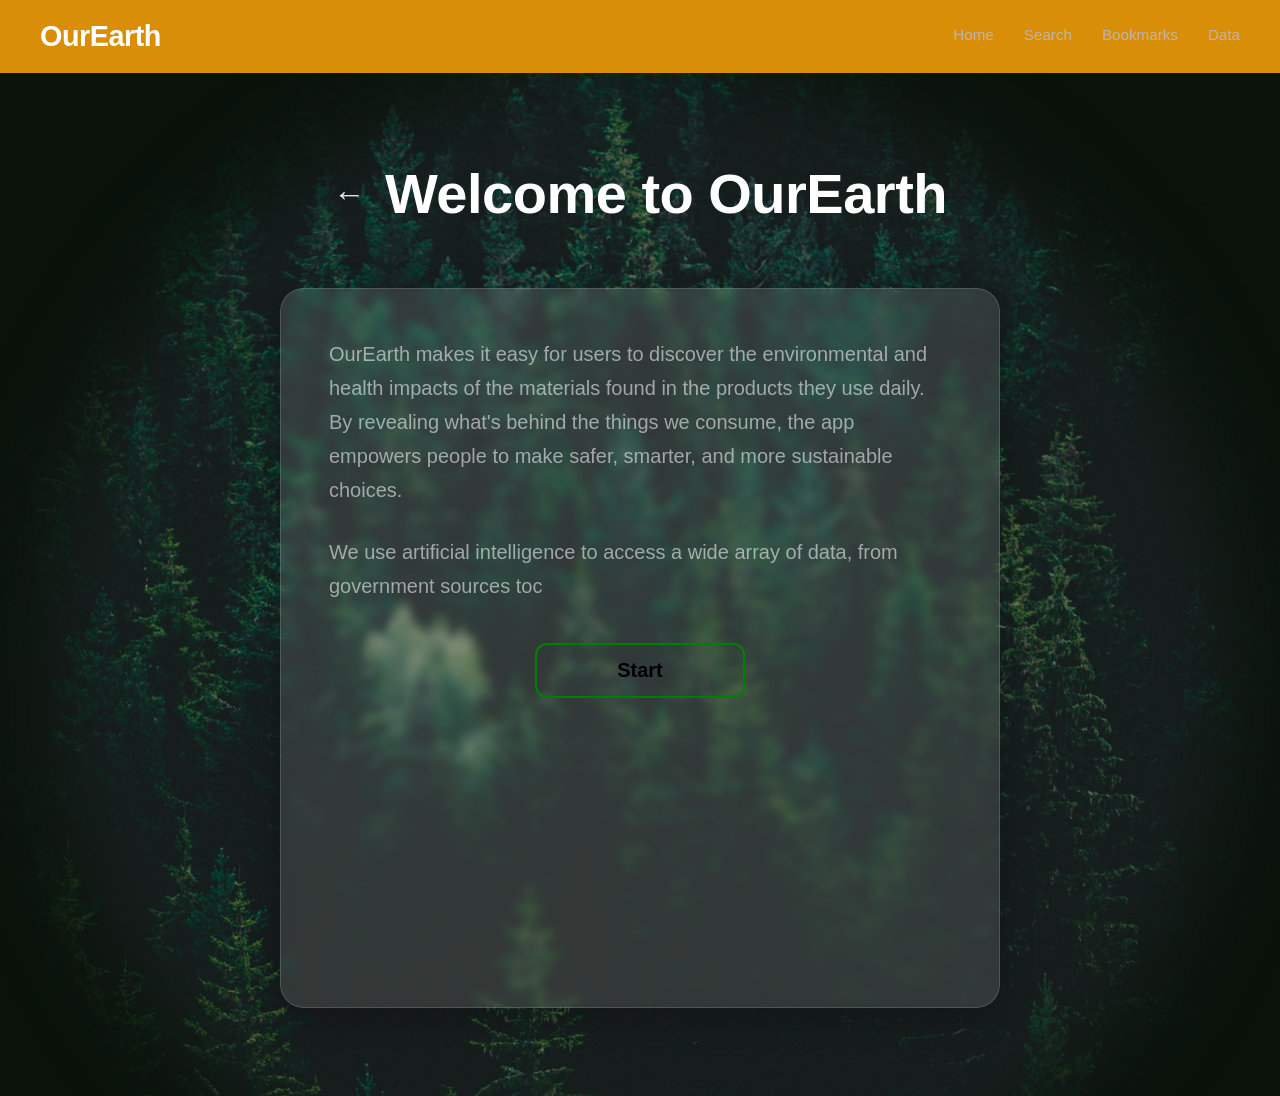
<file: index.html>
<!DOCTYPE html>
<html lang="en">
<head>
  <meta charset="UTF-8" />
  <meta name="viewport" content="width=device-width, initial-scale=1.0"/>
  <title>OurEarth</title>
  <link rel="stylesheet" href="style.css">
</head>
<body>
 
  <header>
    <div class="logo">OurEarth</div>
    <nav>
      <a href="#" class="active">Home</a>
      <a href="#">Search</a>
      <a href="#">Bookmarks</a>
      <a href="#">Data</a>
    </nav>
  </header>

  <main>
    <div class="title-row">
      <button class="back-button" id="backButton" >&larr;</button>
      <h1>Welcome to OurEarth</h1>
    </div>

    <div id="target" class="content-card">
      <p>
        OurEarth makes it easy for users to discover the environmental and health impacts of the materials found in the products they use daily. By revealing what's behind the things we consume, the app empowers people to make safer, smarter, and more sustainable choices.
      </p>

      <p>
        We use artificial intelligence to access a wide array of data, from government sources toc

      <div class="action-container">
        <button id="start-button" class="Startbutton" onclick="showStart()" >Start</button>
      </div>
    </div>
  </main>
  <script src="script.js"></script>
</body>
</html>
</file>
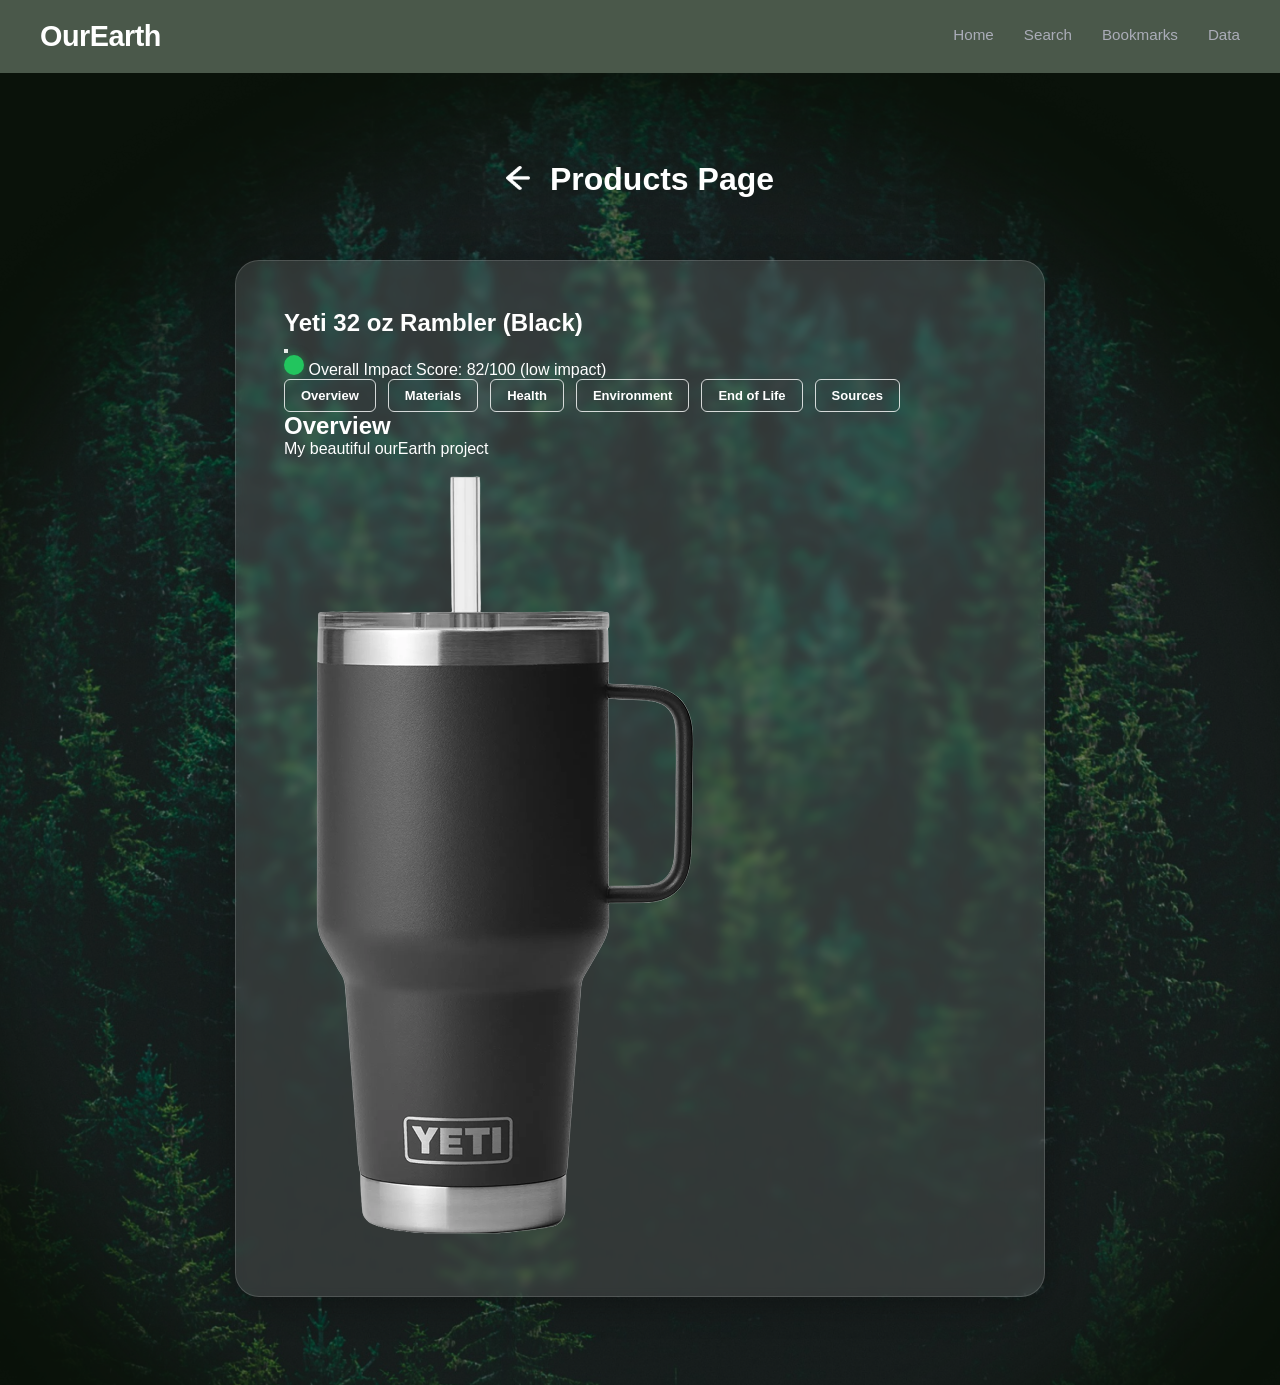
<file: product_page1.html>
<!DOCTYPE html>
<html lang="en">
<head>
    <meta charset="UTF-8">
    <meta name="viewport" content="width=device-width, initial-scale=1.0">
    <title>OurEarth</title>
    <link rel="stylesheet" href="style2.css">
</head>
<body>
    <header>
        <div class="logo">OurEarth</div>
        <nav>
          <a href="#" class="active">Home</a>
          <a href="#">Search</a>
          <a href="#">Bookmarks</a>
          <a href="#">Data</a>
        </nav>
      </header>

      <main>
        <div class="title-row">
            <a href="index.html" class="back-button">
                <img src="images/Arrow 1.png" alt="Back to Home Page" width="24" height="24">
              </a>
              <h1>Products Page</h1>
            </div>
            <div class="container">
                <h2 class="text-2xl font-bold text-white">Yeti 32 oz Rambler (Black)</h2>
                <button class="bookmark-btn text-gray-300 hover:text-white text-xl">
                  <i class="fa-regular fa-bookmark"></i>
                </button>
                <div class="flex items-center space-x-3 mb-8">
                    <span class="status-indicator"></span>
                      Overall Impact Score: <span class="text-white">82/100</span> <span class="font-normal text-gray-300">(low impact)</span>
                     </p>
                   </div>
                 
                  <div class="button-container">
                    <button class="OverviewButton" onclick="showOverview()">Overview</button>  
                    <button class="MaterialsButton" onclick="showMaterials()">Materials</button>
                    <button class="HealthButton" onclick="showHealth()">Health</button>
                    <button class="EnvironmentButton" onclick="showEnvironment()">Environment</button>
                    <button class="End of LifeButton" onclick="showEndOfLife()">End of Life</button>
                    <button class="SourcesButton" onclick="showSour  
                    
                    ces()">Sources</button>
                  </div>
                  <div class="content-container">

                      <div class="info-box">
                        <h2 id="Title">
                            Overview
                        </h2>
                        <p id="description">
                            My beautiful ourEarth project
                        </p>
                    </div>
                    <img src="images/yeti 1.png" alt="yeti bottle">
                  </div>
                  
                
            </div>
    
          </main>
        <script src="script.js"></script>
    </body>
    </html>
</file>
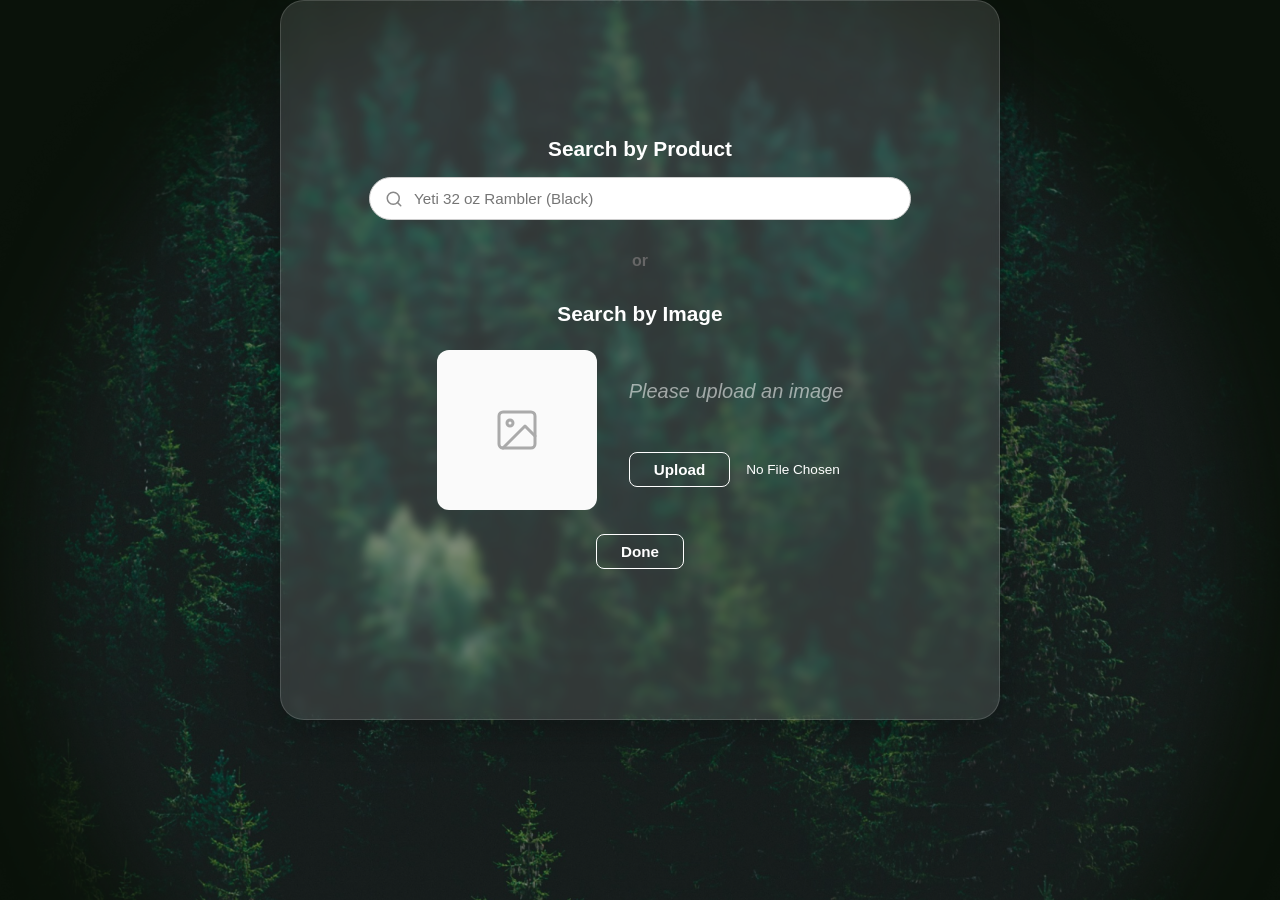
<file: search.html>
<!DOCTYPE html>
<html lang="en">
<head>
    <meta charset="UTF-8">
    <meta name="viewport" content="width=device-width, initial-scale=1.0">
    <title>OurEarth</title>
    <link rel="stylesheet" href="style.css">
</head>
<body id="target">
    <div class="content-card">
        <main>
    
            <section class="section-product">
              <h2 class="section-title">Search by Product</h2>
              <div class="search-bar-wrapper">
                <svg class="search-icon" width="18" height="18" viewBox="0 0 24 24" fill="none" stroke="currentColor" stroke-width="2" stroke-linecap="round" stroke-linejoin="round">
                  <circle cx="11" cy="11" r="8"></circle>
                  <line x1="21" y1="21" x2="16.65" y2="16.65"></line>
                </svg>
                <input type="text" class="search-input" placeholder="Yeti 32 oz Rambler (Black)" />
              </div>
            </section>
            <span class="divider-text">or</span>

    <section class="section-image">
      <h2 class="section-title">Search by Image</h2>
      
      <div class="upload-container">
        <div class="image-preview-box">
          <svg width="48" height="48" viewBox="0 0 24 24" fill="none" stroke="currentColor" stroke-width="1.5" stroke-linecap="round" stroke-linejoin="round">
            <rect x="3" y="3" width="18" height="18" rx="2" ry="2"></rect>
            <circle cx="8.5" cy="8.5" r="1.5"></circle>
            <polyline points="21 15 16 10 5 21"></polyline>
          </svg>
        </div> 
        <div class="upload-controls">
          <p class="instruction-text">Please upload an image</p>
          <div class="file-input-group">
            <button class="button">Upload</button>
            <span class="file-status">No File Chosen</span>
          </div>
        </div>
      </div>

      <button id="button-done" class="button button-done" onclick="showDone()">Done</button>
    </section>

  </main>
      </div>
      <script src="script.js"></script>
</body>
</html>
</file>
<file: style.css>
* {
    box-sizing: border-box;
    margin: 0;
    padding: 0;
  }
  
  body {
    font-family: -apple-system, BlinkMacSystemFont, "Segoe UI", Roboto, Helvetica, Arial, sans-serif;
    color: #ffffff;
    min-height: 100vh;
    background-color: #0a120a;
    background-image: url("images/Mask\ group.png");
    background-repeat: no-repeat; 
    background-size: cover;       
    background-position: center; 
    display: flex;
    flex-direction: column;
    align-items:center
  }
 
  header {
    display: flex;
    justify-content: space-between;
    align-items: center;
    padding: 20px 40px;
    width: 100%;
    background-color: #d88e06;
  }
  
  .logo {
    font-size: 1.8rem;
    font-weight: 600;
    letter-spacing: -0.5px;
  }
  
  nav {
    display: flex;
    gap: 30px;
  }
  
  nav a {
    color: rgb(187, 187, 203);
    text-decoration: none;
    font-size: 0.95rem;
    font-weight: 500;
    opacity: 0.85;
    padding-bottom: 4px;
    transition: opacity 0.2s, border-bottom 0.2s;
  }

  nav a:hover {
    opacity: 1;
  }

  main {
    flex: 1;
    max-width: 1100px;
    width: 90%;
    margin: 0 auto;
    padding: 20px 0 60px 0;
  } 

  .title-row {
    display: flex;
    align-items: center;
    gap: 20px;
    margin-bottom: 30px;
  }
  
  .back-button {
    background: none;
    border: none;
    color: white;
    font-size: 2rem;
    cursor: pointer;
    line-height: 1;
    opacity: 0.9;
    transition: transform 0.2s ease, opacity 0.2s ease;
  }
  
  .back-btn:hover {
    opacity: 1;
    transform: translateX(-3px);
  }
  
  h1 {
    font-size: 3.5rem;
    font-weight: 600;
    letter-spacing: -0.5px;
  }
 
  .content-card {
    background: rgba(255, 255, 255, 0.12);
    backdrop-filter: blur(5px);
    -webkit-backdrop-filter: blur(12px);
    border-radius: 24px;
    padding: 48px;
    border: 1px solid rgba(255, 255, 255, 0.15);
    box-shadow: 0 8px 32px 0 rgba(0, 0, 0, 0.25);
    height: 80vh;
    width: 80vh;

  }
  
  .content-card p {
    font-size: 1.25rem;
    line-height: 1.7;
    font-weight: 400;
    color: hsla(0, 0%, 100%, 0.548);
    margin-bottom: 28px;
  }
 
  .action-container {
    display: flex;
    justify-content: center;
    align-items: center;
    margin-top: 40px;
    margin-left: 25%;
    margin-right: 25%;
  }
  
  .Startbutton {
    background: transparent;
    color: black;
    border: 2px solid green;
    border-radius: 12px;
    padding: 14px 80px;
    font-size: 1.25rem;
    font-weight: 600;
    cursor: pointer;
    transition: all 0.25s ease;
  }
  
  .Startbutton:hover {
    background: darkgrey;
    color: #1a2e1a;
  }

  @media (max-width: 768px) {
    header {
      padding: 15px 20px;
    }
  
    h1 {
      font-size: 2.2rem;
    }
  
    .content-card {
      padding: 24px;
    }
  
    .content-card p {
      font-size: 1rem;
    }
  
    .button-start {
      width: 100%;
      padding: 14px 0;
    }
  }

  main {
    width: 100%;
    max-width: 750px;
    margin: 3rem auto;
    padding: 2.5rem;
    border-radius: 16px;
    display: flex;
    flex-direction: column;
    align-items: center;
    gap: 2rem;
  }
  
  
  .section-product {
    width: 100%;
    display: flex;
    flex-direction: column;
    align-items: center;
    gap: 1rem;
  }
  
  .section-title {
    font-size: 1.3rem;
    font-weight: 600;
    color: white;
  }
  
  .search-bar-wrapper {
    position: relative;
    width: 100%;
    max-width: 550px;
  }
  
  .search-icon {
    position: absolute;
    left: 16px;
    top: 50%;
    transform: translateY(-50%);
    color: #888888;
  }
  
  .search-input {
    width: 100%;
    padding: 12px 16px 12px 44px;
    border: 1px solid #cccccc;
    border-radius: 24px;
    font-size: 0.95rem;
    outline: none;
    transition: border-color 0.2s;
  }
  
  .search-input:focus {
    border-color: #000000;
  }
  
  .divider-text {
    font-weight: 600;
    color: #666666;
    font-size: 1rem;
  }

  .section-image {
    width: 100%;
    display: flex;
    flex-direction: column;
    align-items: center;
    gap: 1.5rem;
  }
  
  .upload-container {
    display: flex;
    align-items: center;
    justify-content: center;
    gap: 2rem;
    width: 100%;
    max-width: 550px;
  }
  
  .image-preview-box {
    width: 160px;
    height: 160px;
    border-radius: 12px;
    display: flex;
    align-items: center;
    justify-content: center;
    background-color: #fafafa;
    color: #aaaaaa;
  }
  
  .upload-controls {
    display: flex;
    flex-direction: column;
    gap: 1rem;
    align-items: flex-start;
  }
  
  .instruction-text {
    font-size: 0.9rem;
    font-style: italic;
    color: #555555;
  }
  
  .file-input-group {
    display: flex;
    align-items: center;
    gap: 1rem;
  }
  
  .button {
    padding: 8px 24px;
    border-radius: 8px;
    font-size: 0.95rem;
    font-weight: 600;
    cursor: pointer;
    border: 1px solid white;
    background-color: transparent;
    color: white;
    transition: all
  }
  
  .button:hover {
    background-color: transparent;
    color: #ffffff;
  }
  
  .file-status {
    font-size: 0.85rem;
    color: white;
  }
  
  .Donebutton {
    margin-top: 1rem;
    padding: 10px 48px;
    border-radius: 8px;
    border: 2px solid white;
  }
</file>
<file: style2.css>
* {
  box-sizing: border-box;
  margin: 0;
  padding: 0;
}

body {
  font-family: -apple-system, BlinkMacSystemFont, "Segoe UI", Roboto, Helvetica, Arial, sans-serif;
  color: #ffffff;
  min-height: 100vh;
  background-color: #0a120a;
  background-image: url("images/Mask\ group.png");
  background-repeat: no-repeat; 
  background-size: cover;       
  background-position: center; 
  display: flex;
  flex-direction: column;
  align-items:center
}

header {
  display: flex;
  justify-content: space-between;
  align-items: center;
  padding: 20px 40px;
  width: 100%;
  background-color: #4a584a;
}


.logo {
  font-size: 1.8rem;
  font-weight: 600;
  letter-spacing: -0.5px;
}

nav {
  display: flex;
  gap: 30px;
}

nav a {
  color: rgb(187, 187, 203);
  text-decoration: none;
  font-size: 0.95rem;
  font-weight: 500;
  opacity: 0.85;
  padding-bottom: 4px;
  transition: opacity 0.2s, border-bottom 0.2s;
}

nav a:hover {
  opacity: 1;
}
.title-row {
  display: flex;
  align-items: center;
  gap: 20px;
  margin-bottom: 30px;
}

.back-btn {
  position: fixed;
  top: 25%;  
  left: 25%;
  transform: translate(-50%, -50%);
  z-index: 1000;  
  display: flex;
  align-items: center;
  justify-content: center;
  width: 44px;
  height: 44px;
  background-color: rgba(0, 0, 0, 0.6);
  border-radius: 50%;
  transition: transform 0.3s ease, background-color 0.2s, opacity 0.3s;
}

.back-btn.hidden {
  opacity: 0;
  pointer-events: none;
}

.back-btn:hover:not(.hidden) {
  background-color: rgba(0, 0, 0, 0.8);
  transform: translate(-50%, -50%) scale(1.05);
}

main {
  width: 100%;
  max-width: 750px;
  margin: 3rem auto;
  padding: 2.5rem;
  border-radius: 16px;
  display: flex;
  flex-direction: column; 
  align-items: center;
  gap: 2rem;
}


.section-product {
  width: 100%;
  display: flex;
  flex-direction: column;
  align-items: center;
  gap: 1rem;
}

.section-title {
  font-size: 1.3rem;
  font-weight: 600;
  color: white;
}
.container{
  background: rgba(255, 255, 255, 0.12);
  backdrop-filter: blur(5px);
  -webkit-backdrop-filter: blur(12px);
  border-radius: 24px;
  padding: 48px;
  border: 1px solid rgba(255, 255, 255, 0.15);
  box-shadow: 0 8px 32px 0 rgba(0, 0, 0, 0.25);
  height: auto;
  width: 90vh;
}
.icon-button:hover {
  background-color: rgba(255, 255, 255, 0.1);
}
 .bookmark-btn {
  transition: transform 0.2s ease;
}
.bookmark-btn:hover {
  transform: scale(1.1);
}
.status-indicator {
  width: 1.25rem;
  height: 1.25rem;
  background-color: #22c55e;
  border-radius: 9999px;
  display: inline-block;
  box-shadow: 0 0 10px rgba(34, 197, 94, 0.5);
}

.button-container{
  display: flex;
  align-items: center;
  gap: 0.75rem;
}

.button-container button {
  background: transparent;
  color: #ffffff;
  border: 1px solid rgba(255, 255, 255, 0.8);
  border-radius: 6px;
  padding: 8px 16px;
  font-size: 13px;
  font-weight: 600;
  cursor: pointer;
}
</file>
